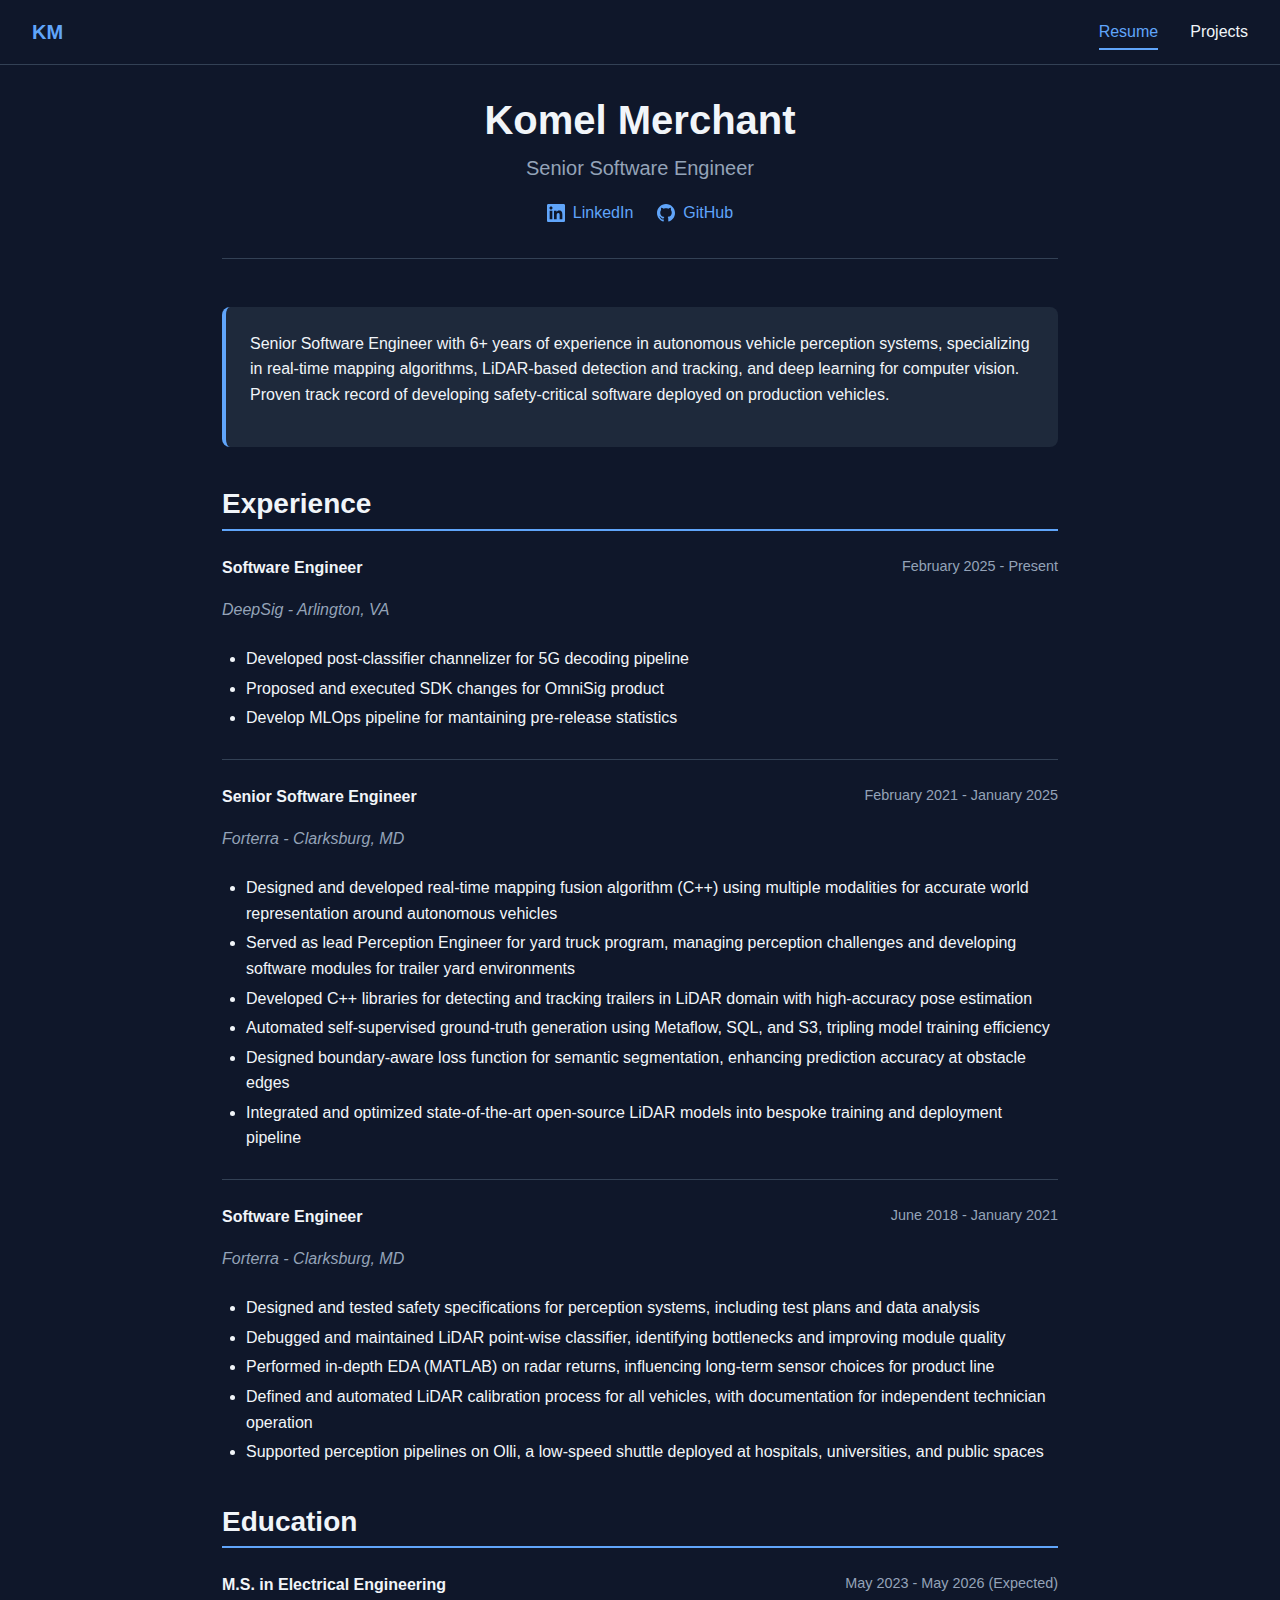
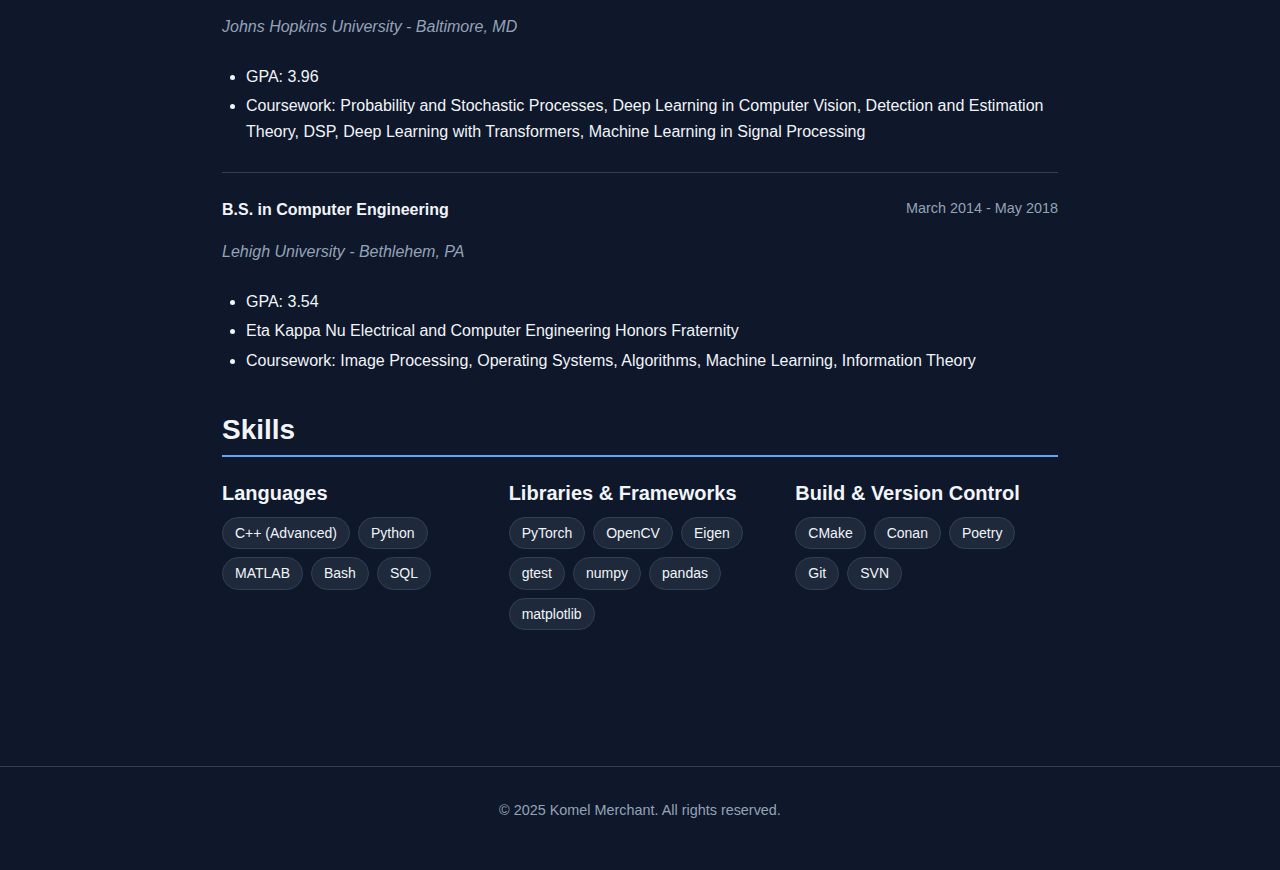
<file: index.html>
<!DOCTYPE html>
<html lang="en">
<head>
    <meta charset="UTF-8">
    <meta name="viewport" content="width=device-width, initial-scale=1.0">
    <meta name="description" content="Personal resume and portfolio website">
    <title>Komel Merchant - Resume</title>
    <link rel="stylesheet" href="css/styles.css">
</head>
<body>
    <nav>
        <a href="index.html" class="nav-brand">KM</a>
        <ul class="nav-links">
            <li><a href="index.html" class="active">Resume</a></li>
            <li><a href="projects.html">Projects</a></li>
        </ul>
    </nav>

    <main>
        <header class="resume-header">
            <h1>Komel Merchant</h1>
            <p class="tagline">Senior Software Engineer</p>
            <div class="contact-info">
                <a href="https://linkedin.com/in/komel-merchant" target="_blank">
                    <svg xmlns="http://www.w3.org/2000/svg" width="18" height="18" viewBox="0 0 24 24" fill="currentColor">
                        <path d="M20.447 20.452h-3.554v-5.569c0-1.328-.027-3.037-1.852-3.037-1.853 0-2.136 1.445-2.136 2.939v5.667H9.351V9h3.414v1.561h.046c.477-.9 1.637-1.85 3.37-1.85 3.601 0 4.267 2.37 4.267 5.455v6.286zM5.337 7.433c-1.144 0-2.063-.926-2.063-2.065 0-1.138.92-2.063 2.063-2.063 1.14 0 2.064.925 2.064 2.063 0 1.139-.925 2.065-2.064 2.065zm1.782 13.019H3.555V9h3.564v11.452zM22.225 0H1.771C.792 0 0 .774 0 1.729v20.542C0 23.227.792 24 1.771 24h20.451C23.2 24 24 23.227 24 22.271V1.729C24 .774 23.2 0 22.222 0h.003z"/>
                    </svg>
                    LinkedIn
                </a>
                <a href="https://github.com/krmerchant" target="_blank">
                    <svg xmlns="http://www.w3.org/2000/svg" width="18" height="18" viewBox="0 0 24 24" fill="currentColor">
                        <path d="M12 0c-6.626 0-12 5.373-12 12 0 5.302 3.438 9.8 8.207 11.387.599.111.793-.261.793-.577v-2.234c-3.338.726-4.033-1.416-4.033-1.416-.546-1.387-1.333-1.756-1.333-1.756-1.089-.745.083-.729.083-.729 1.205.084 1.839 1.237 1.839 1.237 1.07 1.834 2.807 1.304 3.492.997.107-.775.418-1.305.762-1.604-2.665-.305-5.467-1.334-5.467-5.931 0-1.311.469-2.381 1.236-3.221-.124-.303-.535-1.524.117-3.176 0 0 1.008-.322 3.301 1.23.957-.266 1.983-.399 3.003-.404 1.02.005 2.047.138 3.006.404 2.291-1.552 3.297-1.23 3.297-1.23.653 1.653.242 2.874.118 3.176.77.84 1.235 1.911 1.235 3.221 0 4.609-2.807 5.624-5.479 5.921.43.372.823 1.102.823 2.222v3.293c0 .319.192.694.801.576 4.765-1.589 8.199-6.086 8.199-11.386 0-6.627-5.373-12-12-12z"/>
                    </svg>
                    GitHub
                </a>
            </div>
        </header>

        <section class="section summary">
            <p>Senior Software Engineer with 6+ years of experience in autonomous vehicle perception systems, specializing in real-time mapping algorithms, LiDAR-based detection and tracking, and deep learning for computer vision. Proven track record of developing safety-critical software deployed on production vehicles.</p>
        </section>

        <section class="section">
            <h2>Experience</h2>

            <div class="item">
                <div class="item-header">
                    <div>
                        <p class="item-title">Software Engineer</p>
                        <p class="item-subtitle">DeepSig - Arlington, VA</p>
                    </div>
                    <span class="item-date">February 2025 - Present</span>
                </div>
                <ul>
                    <li>Developed post-classifier channelizer for 5G decoding pipeline</li>
                    <li>Proposed and executed SDK changes for OmniSig product</li>
                    <li>Develop MLOps pipeline for mantaining pre-release statistics</li>
                </ul>
            </div>

            <div class="item">
                <div class="item-header">
                    <div>
                        <p class="item-title">Senior Software Engineer</p>
                        <p class="item-subtitle">Forterra - Clarksburg, MD</p>
                    </div>
                    <span class="item-date">February 2021 - January 2025</span>
                </div>
                <ul>
                    <li>Designed and developed real-time mapping fusion algorithm (C++) using multiple modalities for accurate world representation around autonomous vehicles</li>
                    <li>Served as lead Perception Engineer for yard truck program, managing perception challenges and developing software modules for trailer yard environments</li>
                    <li>Developed C++ libraries for detecting and tracking trailers in LiDAR domain with high-accuracy pose estimation</li>
                    <li>Automated self-supervised ground-truth generation using Metaflow, SQL, and S3, tripling model training efficiency</li>
                    <li>Designed boundary-aware loss function for semantic segmentation, enhancing prediction accuracy at obstacle edges</li>
                    <li>Integrated and optimized state-of-the-art open-source LiDAR models into bespoke training and deployment pipeline</li>
                </ul>
            </div>

            <div class="item">
                <div class="item-header">
                    <div>
                        <p class="item-title">Software Engineer</p>
                        <p class="item-subtitle">Forterra - Clarksburg, MD</p>
                    </div>
                    <span class="item-date">June 2018 - January 2021</span>
                </div>
                <ul>
                    <li>Designed and tested safety specifications for perception systems, including test plans and data analysis</li>
                    <li>Debugged and maintained LiDAR point-wise classifier, identifying bottlenecks and improving module quality</li>
                    <li>Performed in-depth EDA (MATLAB) on radar returns, influencing long-term sensor choices for product line</li>
                    <li>Defined and automated LiDAR calibration process for all vehicles, with documentation for independent technician operation</li>
                    <li>Supported perception pipelines on Olli, a low-speed shuttle deployed at hospitals, universities, and public spaces</li>
                </ul>
            </div>
        </section>

        <section class="section">
            <h2>Education</h2>

            <div class="item">
                <div class="item-header">
                    <div>
                        <p class="item-title">M.S. in Electrical Engineering</p>
                        <p class="item-subtitle">Johns Hopkins University - Baltimore, MD</p>
                    </div>
                    <span class="item-date">May 2023 - May 2026 (Expected)</span>
                </div>
                <ul>
                    <li>GPA: 3.96</li>
                    <li>Coursework: Probability and Stochastic Processes, Deep Learning in Computer Vision, Detection and Estimation Theory, DSP, Deep Learning with Transformers, Machine Learning in Signal Processing</li>
                </ul>
            </div>

            <div class="item">
                <div class="item-header">
                    <div>
                        <p class="item-title">B.S. in Computer Engineering</p>
                        <p class="item-subtitle">Lehigh University - Bethlehem, PA</p>
                    </div>
                    <span class="item-date">March 2014 - May 2018</span>
                </div>
                <ul>
                    <li>GPA: 3.54</li>
                    <li>Eta Kappa Nu Electrical and Computer Engineering Honors Fraternity</li>
                    <li>Coursework: Image Processing, Operating Systems, Algorithms, Machine Learning, Information Theory</li>
                </ul>
            </div>
        </section>

        <section class="section">
            <h2>Skills</h2>
            <div class="skills-grid">
                <div class="skill-category">
                    <h3>Languages</h3>
                    <div class="skill-tags">
                        <span class="skill-tag">C++ (Advanced)</span>
                        <span class="skill-tag">Python</span>
                        <span class="skill-tag">MATLAB</span>
                        <span class="skill-tag">Bash</span>
                        <span class="skill-tag">SQL</span>
                    </div>
                </div>
                <div class="skill-category">
                    <h3>Libraries & Frameworks</h3>
                    <div class="skill-tags">
                        <span class="skill-tag">PyTorch</span>
                        <span class="skill-tag">OpenCV</span>
                        <span class="skill-tag">Eigen</span>
                        <span class="skill-tag">gtest</span>
                        <span class="skill-tag">numpy</span>
                        <span class="skill-tag">pandas</span>
                        <span class="skill-tag">matplotlib</span>
                    </div>
                </div>
                <div class="skill-category">
                    <h3>Build & Version Control</h3>
                    <div class="skill-tags">
                        <span class="skill-tag">CMake</span>
                        <span class="skill-tag">Conan</span>
                        <span class="skill-tag">Poetry</span>
                        <span class="skill-tag">Git</span>
                        <span class="skill-tag">SVN</span>
                    </div>
                </div>
            </div>
        </section>
    </main>

    <footer>
        <p>&copy; 2025 Komel Merchant. All rights reserved.</p>
    </footer>
</body>
</html>
</file>
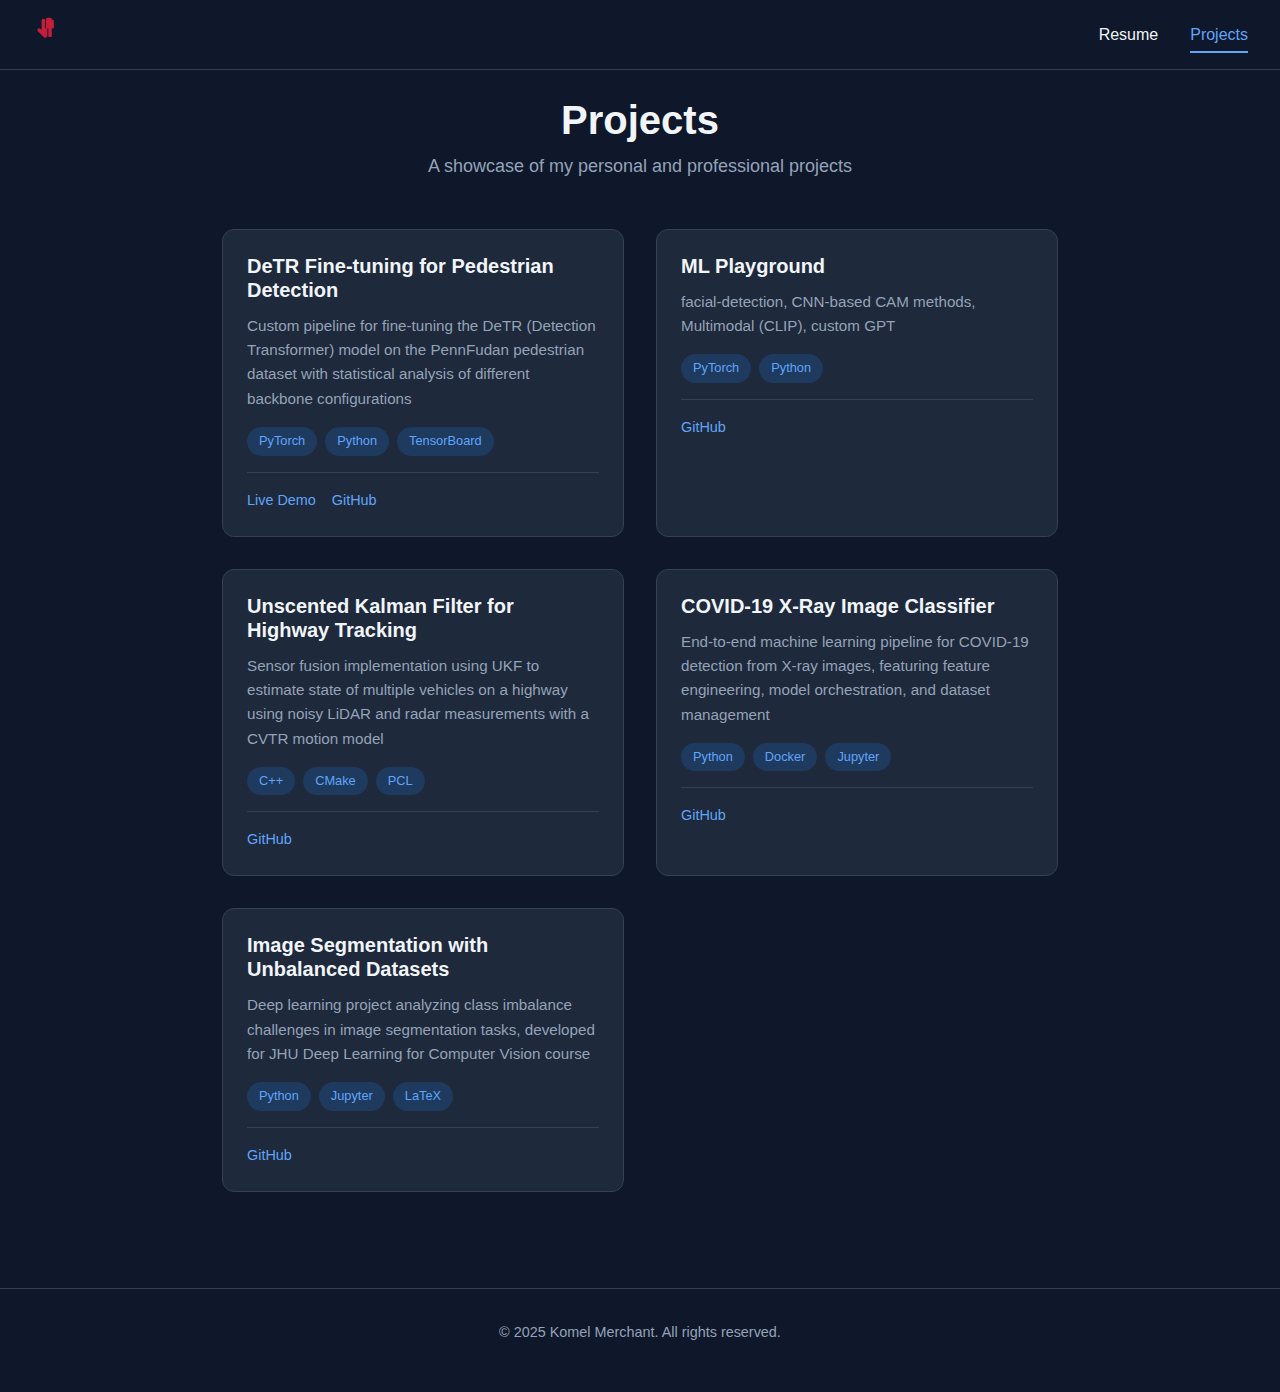
<file: projects.html>
<!DOCTYPE html>
<html lang="en">
<head>
    <meta charset="UTF-8">
    <meta name="viewport" content="width=device-width, initial-scale=1.0">
    <meta name="description" content="Personal projects and portfolio">
    <title>Komel Merchant - Projects</title>
    <link rel="stylesheet" href="css/styles.css">
</head>
<body>
    <nav>
        <a href="index.html" class="nav-brand">
            <svg xmlns="http://www.w3.org/2000/svg" width="28" height="28" viewBox="0 0 512 512" fill="#c41e3a">
                <path d="M288 32c-17.7 0-32 14.3-32 32v160h-16V80c0-17.7-14.3-32-32-32s-32 14.3-32 32v176l-23.4-23.4c-12.5-12.5-32.8-12.5-45.3 0s-12.5 32.8 0 45.3l112 112c12.5 12.5 32.8 12.5 45.3 0l17.4-17.4V224h16v144c0 8.8 7.2 16 16 16h32c8.8 0 16-7.2 16-16V64c0-17.7-14.3-32-32-32zm80 32c-17.7 0-32 14.3-32 32v128h64V96c0-17.7-14.3-32-32-32z"/>
            </svg>
        </a>
        <ul class="nav-links">
            <li><a href="index.html">Resume</a></li>
            <li><a href="projects.html" class="active">Projects</a></li>
        </ul>
    </nav>

    <main>
        <header class="page-header">
            <h1>Projects</h1>
            <p>A showcase of my personal and professional projects</p>
        </header>

        <div class="projects-grid">
            <article class="project-card">
                <h3>DeTR Fine-tuning for Pedestrian Detection</h3>
                <p>Custom pipeline for fine-tuning the DeTR (Detection Transformer) model on the PennFudan pedestrian dataset with statistical analysis of different backbone configurations</p>
                <div class="tech-stack">
                    <span class="tech-tag">PyTorch</span>
                    <span class="tech-tag">Python</span>
                    <span class="tech-tag">TensorBoard</span>
                </div>
                <div class="project-links">
                    <a href="https://github.com/krmerchant/detr/blob/main/FINAL_PROJECT.ipynb" target="_blank">Live Demo</a>
                    <a href="https://github.com/krmerchant/detr/tree/main" target="_blank">GitHub</a>
                </div>
            </article>

         <article class="project-card">
                <h3>ML Playground</h3>
                <p>facial-detection, CNN-based CAM methods, Multimodal (CLIP), custom GPT</p>
                <div class="tech-stack">
                    <span class="tech-tag">PyTorch</span>
                    <span class="tech-tag">Python</span>
                </div>
                <div class="project-links">
                    <a href="https://github.com/krmerchant/machine_learning_concepts" target="_blank">GitHub</a>
                </div>
            </article>

            <article class="project-card">
                <h3>Unscented Kalman Filter for Highway Tracking</h3>
                <p>Sensor fusion implementation using UKF to estimate state of multiple vehicles on a highway using noisy LiDAR and radar measurements with a CVTR motion model</p>
                <div class="tech-stack">
                    <span class="tech-tag">C++</span>
                    <span class="tech-tag">CMake</span>
                    <span class="tech-tag">PCL</span>
                </div>
                <div class="project-links">
                    <a href="https://github.com/krmerchant/SFND_Unscented_Kalman_Filter" target="_blank">GitHub</a>
                </div>
            </article>

            <article class="project-card">
                <h3>COVID-19 X-Ray Image Classifier</h3>
                <p>End-to-end machine learning pipeline for COVID-19 detection from X-ray images, featuring feature engineering, model orchestration, and dataset management</p>
                <div class="tech-stack">
                    <span class="tech-tag">Python</span>
                    <span class="tech-tag">Docker</span>
                    <span class="tech-tag">Jupyter</span>
                </div>
                <div class="project-links">
                    <a href="https://github.com/krmerchant/mlsp-covid" target="_blank">GitHub</a>
                </div>
            </article>

            <article class="project-card">
                <h3>Image Segmentation with Unbalanced Datasets</h3>
                <p>Deep learning project analyzing class imbalance challenges in image segmentation tasks, developed for JHU Deep Learning for Computer Vision course</p>
                <div class="tech-stack">
                    <span class="tech-tag">Python</span>
                    <span class="tech-tag">Jupyter</span>
                    <span class="tech-tag">LaTeX</span>
                </div>
                <div class="project-links">
                    <a href="https://github.com/krmerchant/image_segmentation_with_unbalanced_datasets" target="_blank">GitHub</a>
                </div>
            </article>




    </div>


    </main>

    <footer>
        <p>&copy; 2025 Komel Merchant. All rights reserved.</p>
    </footer>
</body>
</html>
</file>
<file: css/styles.css>
/* CSS Reset & Base Styles */
*, *::before, *::after {
    box-sizing: border-box;
    margin: 0;
    padding: 0;
}

html {
    scroll-behavior: smooth;
}

/* CSS Variables - Dark Mode */
:root {
    --bg-primary: #0f172a;
    --bg-secondary: #1e293b;
    --bg-card: #1e293b;
    --text-primary: #f1f5f9;
    --text-secondary: #94a3b8;
    --border-color: #334155;
    --accent-color: #60a5fa;
    --accent-hover: #93c5fd;
    --tag-bg: #1e3a5f;
    --tag-text: #60a5fa;
    --shadow-color: rgba(0, 0, 0, 0.3);
}

body {
    font-family: -apple-system, BlinkMacSystemFont, 'Segoe UI', Roboto, Oxygen, Ubuntu, Cantarell, sans-serif;
    line-height: 1.6;
    color: var(--text-primary);
    background-color: var(--bg-primary);
    transition: background-color 0.3s ease, color 0.3s ease;
}

/* Typography */
h1, h2, h3, h4, h5, h6 {
    font-weight: 700;
    line-height: 1.2;
    margin-bottom: 0.5rem;
}

h1 { font-size: 2.5rem; }
h2 { font-size: 1.75rem; }
h3 { font-size: 1.25rem; }

p {
    margin-bottom: 1rem;
}

a {
    color: var(--accent-color);
    text-decoration: none;
    transition: color 0.2s ease;
}

a:hover {
    color: var(--accent-hover);
}

/* Navigation */
nav {
    position: fixed;
    top: 0;
    left: 0;
    right: 0;
    background-color: var(--bg-primary);
    border-bottom: 1px solid var(--border-color);
    padding: 1rem 2rem;
    z-index: 1000;
    display: flex;
    justify-content: space-between;
    align-items: center;
    transition: background-color 0.3s ease, border-color 0.3s ease;
}

.nav-brand {
    font-size: 1.25rem;
    font-weight: 700;
    color: var(--accent-color);
}

.nav-links {
    display: flex;
    gap: 2rem;
    list-style: none;
}

.nav-links a {
    color: var(--text-primary);
    font-weight: 500;
    padding: 0.5rem 0;
    border-bottom: 2px solid transparent;
    transition: border-color 0.2s ease, color 0.2s ease;
}

.nav-links a:hover,
.nav-links a.active {
    color: var(--accent-color);
    border-bottom-color: var(--accent-color);
}


/* Main Content */
main {
    max-width: 900px;
    margin: 0 auto;
    padding: 6rem 2rem 4rem;
}

/* Resume Header */
.resume-header {
    text-align: center;
    margin-bottom: 3rem;
    padding-bottom: 2rem;
    border-bottom: 1px solid var(--border-color);
}

.resume-header h1 {
    margin-bottom: 0.5rem;
}

.resume-header .tagline {
    font-size: 1.25rem;
    color: var(--text-secondary);
    margin-bottom: 1rem;
}

.contact-info {
    display: flex;
    justify-content: center;
    gap: 1.5rem;
    flex-wrap: wrap;
}

.contact-info a {
    display: flex;
    align-items: center;
    gap: 0.5rem;
}

.contact-info a svg {
    flex-shrink: 0;
}

/* Resume Sections */
.section {
    margin-bottom: 2.5rem;
}

.section h2 {
    color: var(--text-primary);
    padding-bottom: 0.5rem;
    border-bottom: 2px solid var(--accent-color);
    margin-bottom: 1.5rem;
}

/* Summary */
.summary {
    background-color: var(--bg-secondary);
    padding: 1.5rem;
    border-radius: 8px;
    border-left: 4px solid var(--accent-color);
    transition: background-color 0.3s ease;
}

/* Experience & Education Items */
.item {
    margin-bottom: 1.5rem;
    padding-bottom: 1.5rem;
    border-bottom: 1px solid var(--border-color);
}

.item:last-child {
    border-bottom: none;
    margin-bottom: 0;
    padding-bottom: 0;
}

.item-header {
    display: flex;
    justify-content: space-between;
    align-items: flex-start;
    flex-wrap: wrap;
    gap: 0.5rem;
    margin-bottom: 0.5rem;
}

.item-title {
    font-weight: 600;
    color: var(--text-primary);
}

.item-subtitle {
    color: var(--text-secondary);
    font-style: italic;
}

.item-date {
    color: var(--text-secondary);
    font-size: 0.9rem;
}

.item ul {
    margin-left: 1.5rem;
    margin-top: 0.5rem;
}

.item li {
    margin-bottom: 0.25rem;
}

/* Skills */
.skills-grid {
    display: grid;
    grid-template-columns: repeat(auto-fit, minmax(200px, 1fr));
    gap: 1.5rem;
}

.skill-category h3 {
    color: var(--text-primary);
    margin-bottom: 0.75rem;
}

.skill-tags {
    display: flex;
    flex-wrap: wrap;
    gap: 0.5rem;
}

.skill-tag {
    background-color: var(--bg-secondary);
    color: var(--text-primary);
    padding: 0.25rem 0.75rem;
    border-radius: 9999px;
    font-size: 0.875rem;
    border: 1px solid var(--border-color);
    transition: background-color 0.3s ease, border-color 0.3s ease;
}

/* Projects Page */
.page-header {
    text-align: center;
    margin-bottom: 3rem;
}

.page-header p {
    color: var(--text-secondary);
    font-size: 1.125rem;
}

/* Project Cards Grid */
.projects-grid {
    display: grid;
    grid-template-columns: repeat(auto-fit, minmax(300px, 1fr));
    gap: 2rem;
}

.project-card {
    background-color: var(--bg-card);
    border: 1px solid var(--border-color);
    border-radius: 12px;
    padding: 1.5rem;
    transition: box-shadow 0.2s ease, transform 0.2s ease, background-color 0.3s ease, border-color 0.3s ease;
}

.project-card:hover {
    box-shadow: 0 4px 12px var(--shadow-color);
    transform: translateY(-2px);
}

.project-card h3 {
    margin-bottom: 0.75rem;
}

.project-card p {
    color: var(--text-secondary);
    font-size: 0.95rem;
}

.tech-stack {
    display: flex;
    flex-wrap: wrap;
    gap: 0.5rem;
    margin: 1rem 0;
}

.tech-tag {
    background-color: var(--tag-bg);
    color: var(--tag-text);
    padding: 0.25rem 0.75rem;
    border-radius: 9999px;
    font-size: 0.8rem;
    font-weight: 500;
    transition: background-color 0.3s ease, color 0.3s ease;
}

.project-links {
    display: flex;
    gap: 1rem;
    margin-top: 1rem;
    padding-top: 1rem;
    border-top: 1px solid var(--border-color);
}

.project-links a {
    font-weight: 500;
    font-size: 0.9rem;
}

/* Footer */
footer {
    text-align: center;
    padding: 2rem;
    margin-top: 2rem;
    border-top: 1px solid var(--border-color);
    color: var(--text-secondary);
    font-size: 0.9rem;
    transition: border-color 0.3s ease, color 0.3s ease;
}

/* Responsive Design */
@media (max-width: 768px) {
    nav {
        padding: 1rem;
    }

    .nav-links {
        gap: 1rem;
    }

    main {
        padding: 5rem 1rem 3rem;
    }

    h1 { font-size: 2rem; }
    h2 { font-size: 1.5rem; }

    .resume-header h1 {
        font-size: 1.75rem;
    }

    .contact-info {
        flex-direction: column;
        gap: 0.75rem;
    }

    .item-header {
        flex-direction: column;
    }

    .projects-grid {
        grid-template-columns: 1fr;
    }
}

@media (max-width: 480px) {
    .nav-brand {
        font-size: 1rem;
    }

    .nav-links {
        font-size: 0.9rem;
    }

    h1 { font-size: 1.5rem; }

    .skills-grid {
        grid-template-columns: 1fr;
    }
}
</file>
